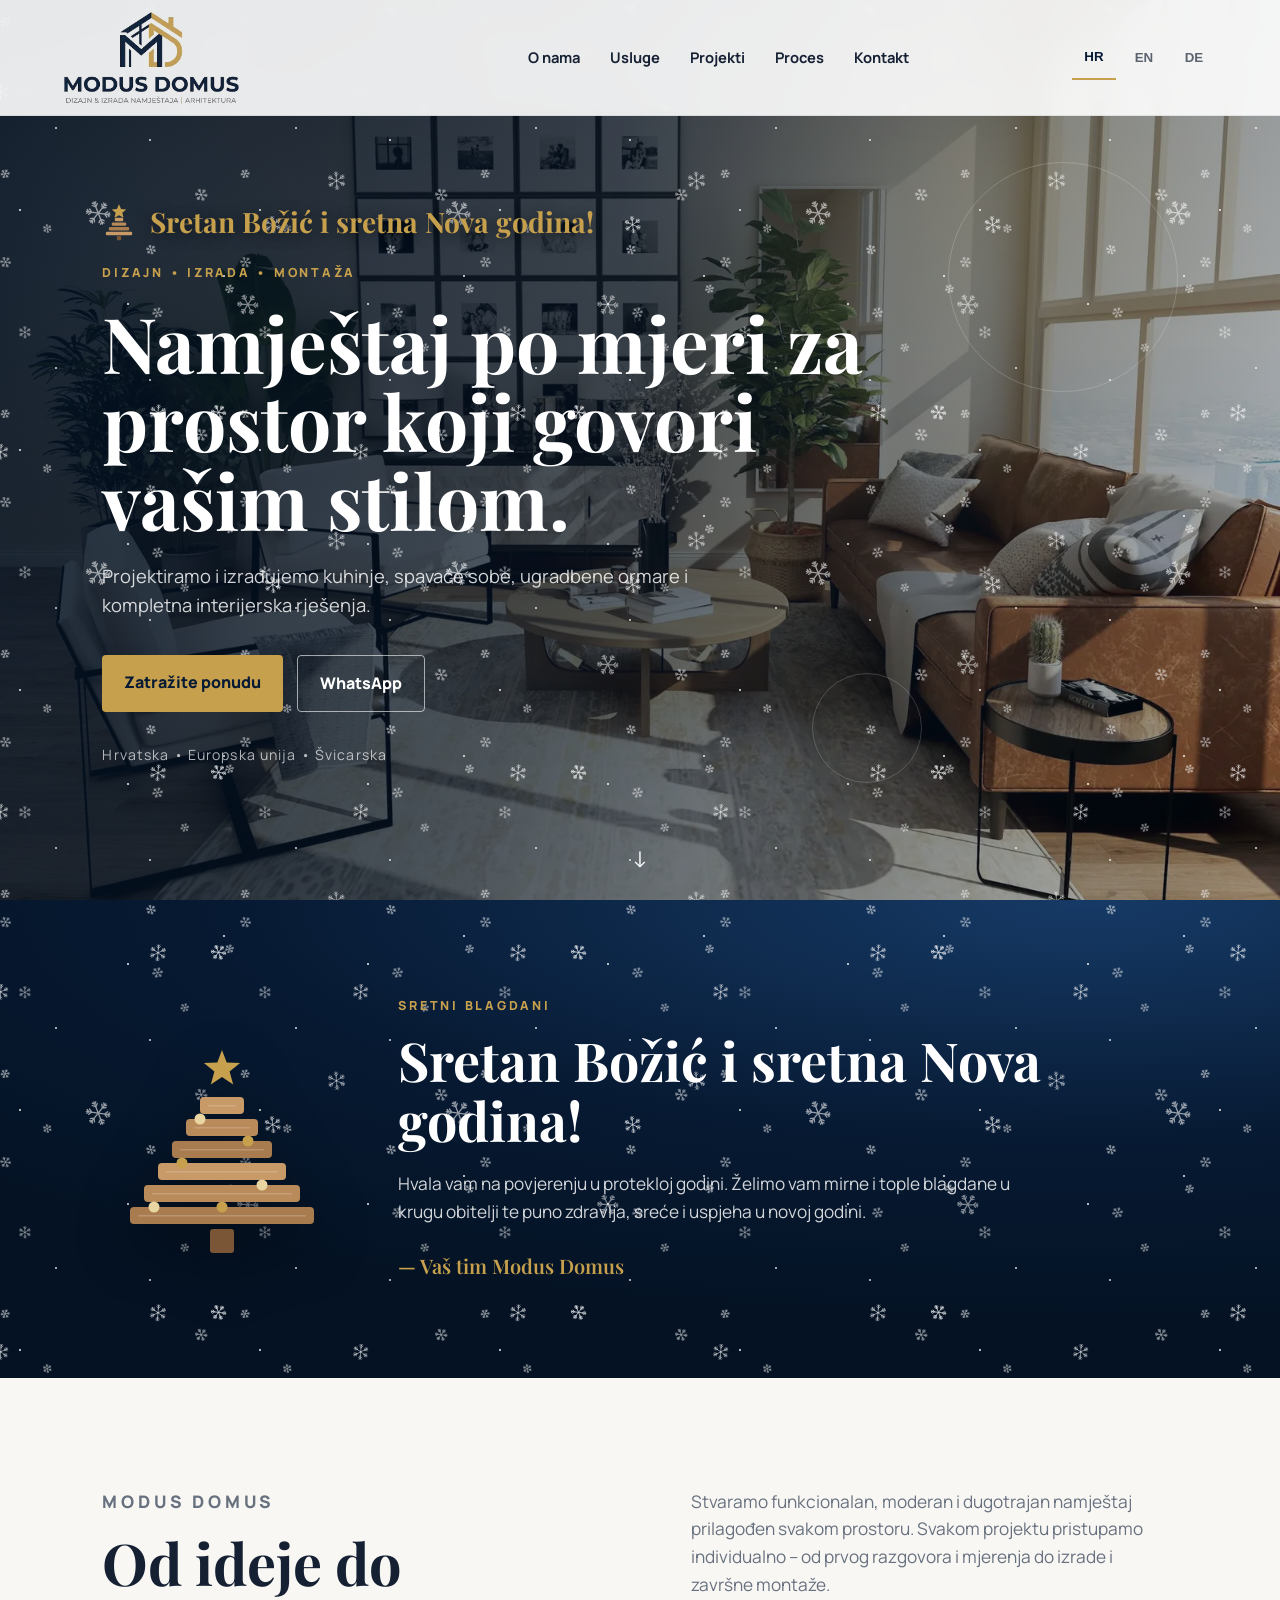
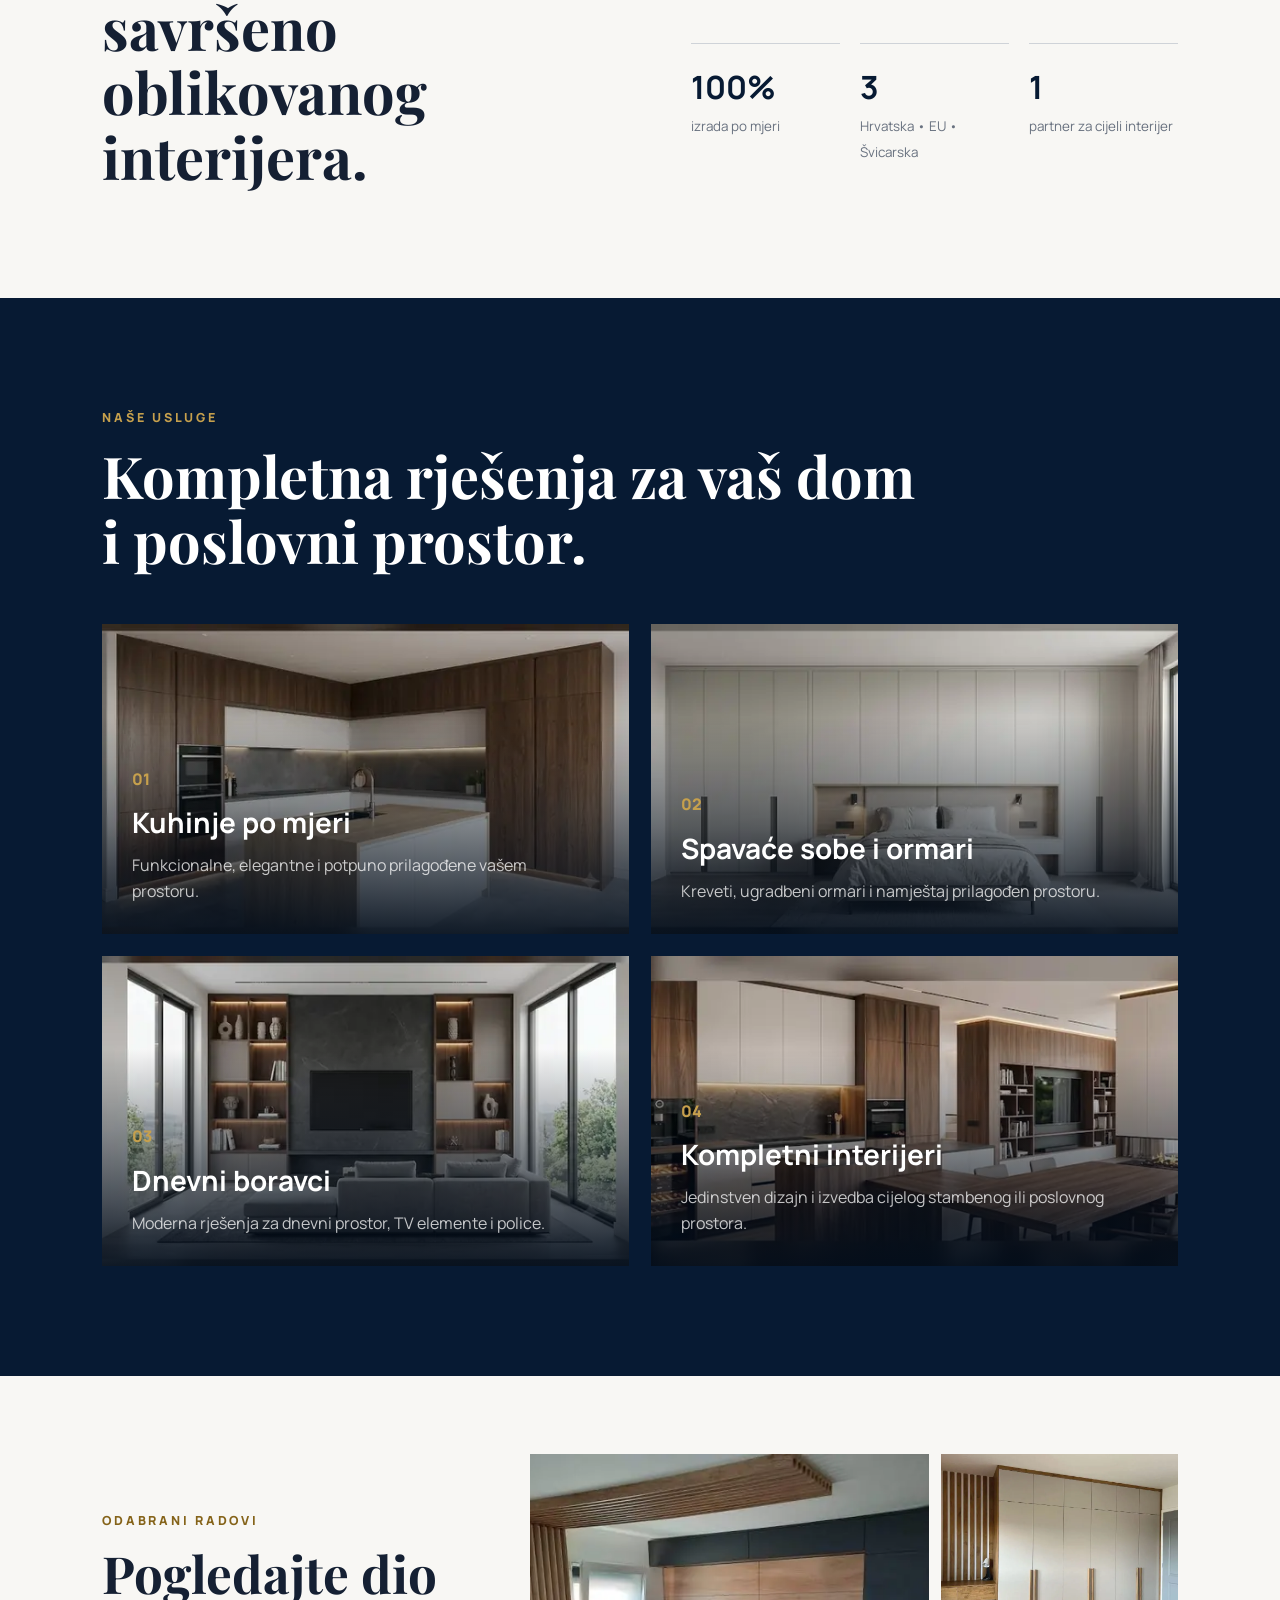
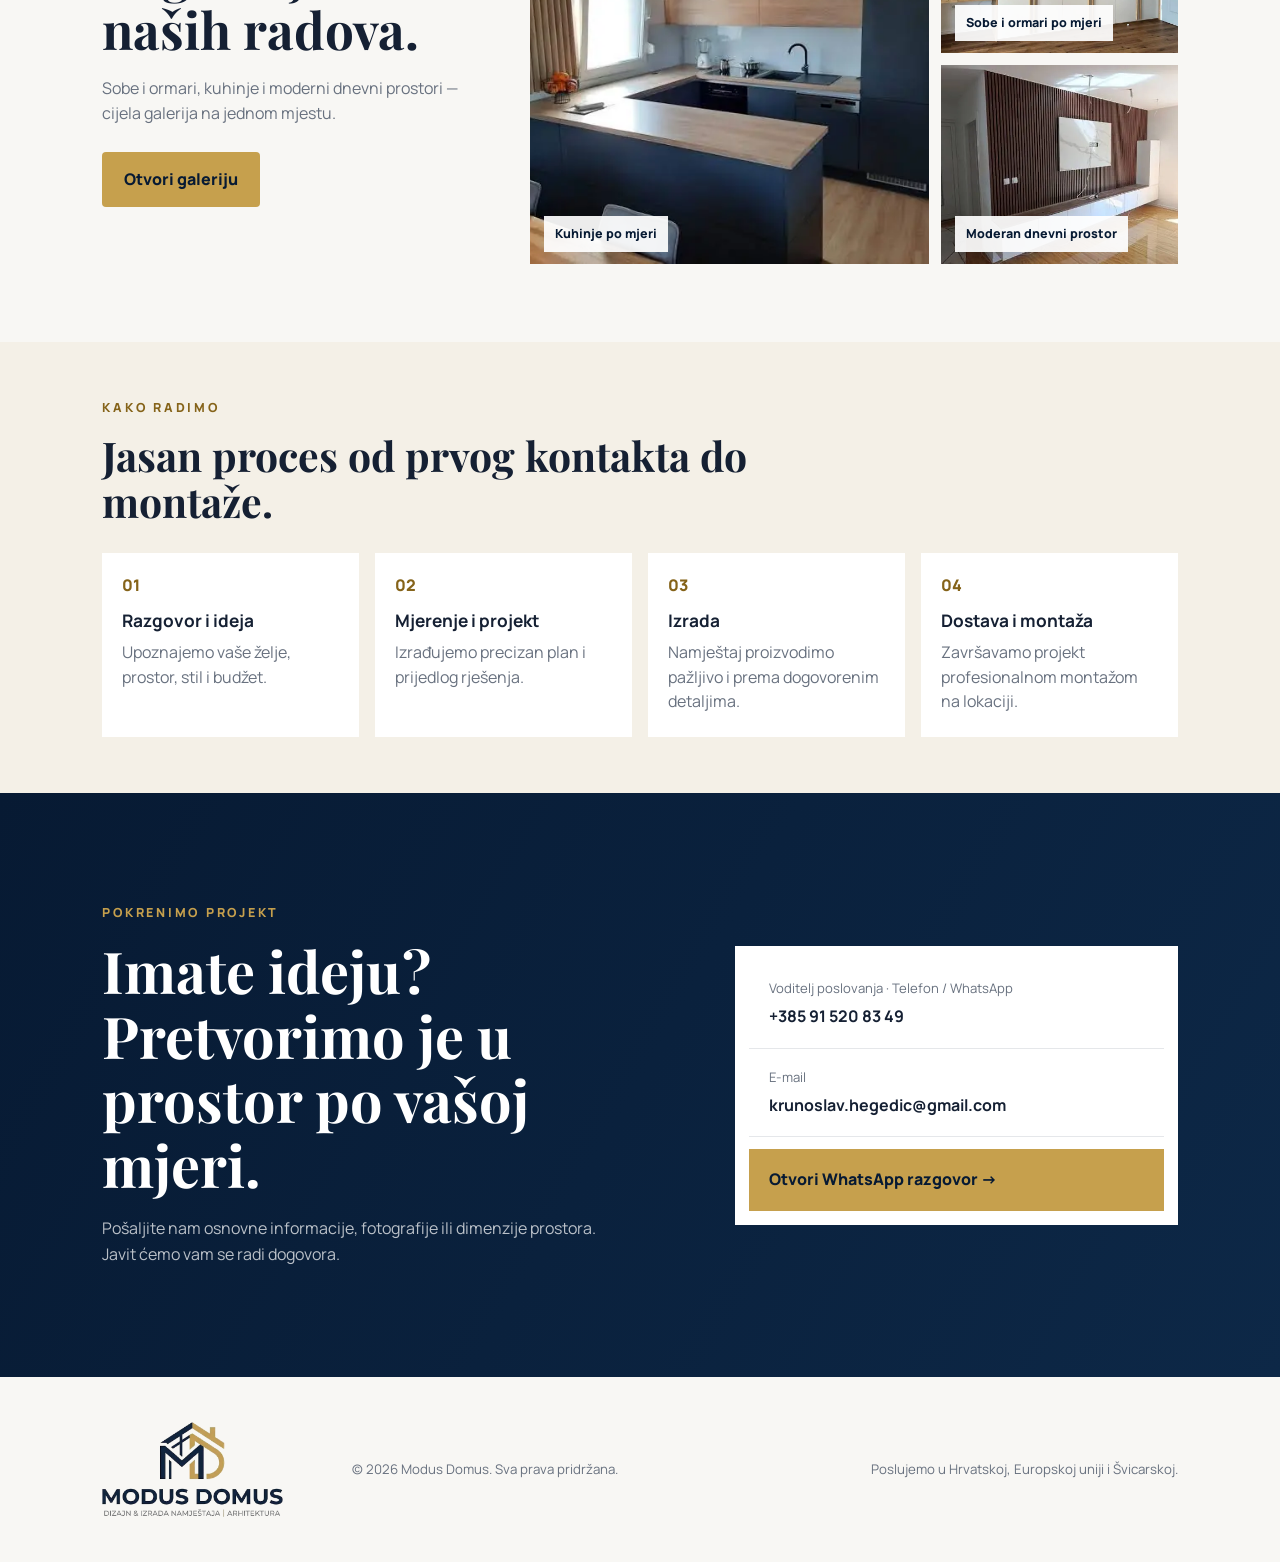
<file: index.html>
<!DOCTYPE html>
<html lang="hr">
<head>
  <meta charset="UTF-8" />
  <meta http-equiv="Content-Security-Policy" content="default-src 'self'; script-src 'self'; style-src 'self' 'unsafe-inline'; img-src 'self' data:; font-src 'self'; connect-src 'none'; object-src 'none'; base-uri 'self'; form-action 'none'">
  <meta name="viewport" content="width=device-width, initial-scale=1.0, viewport-fit=cover" />
  <meta name="theme-color" content="#ffffff" />
  <meta name="description" content="Modus Domus – dizajn i izrada namještaja po mjeri u Hrvatskoj, Europskoj uniji i Švicarskoj." />
  <title>Modus Domus | Dizajn i izrada namještaja</title>
  <link rel="icon" type="image/png" href="/favicon.png">
  <link rel="shortcut icon" href="/favicon.ico">
  <link rel="apple-touch-icon" href="/apple-touch-icon.png">
  <link rel="preload" as="image" type="image/webp" href="assets/hero-interior-1600.webp" imagesrcset="assets/hero-interior-960.webp 960w, assets/hero-interior-1600.webp 1600w, assets/hero-interior-2000.webp 2000w" imagesizes="100vw" fetchpriority="high">
  <link rel="stylesheet" href="style.css?v=20261128c" />
  <link rel="canonical" href="https://modusdomus.hr/">
  <meta name="referrer" content="strict-origin-when-cross-origin">
  <meta property="og:type" content="website">
  <meta property="og:site_name" content="Modus Domus">
  <meta property="og:title" content="Modus Domus | Dizajn i izrada namještaja">
  <meta property="og:description" content="Modus Domus – dizajn i izrada namještaja po mjeri u Hrvatskoj, Europskoj uniji i Švicarskoj.">
  <meta property="og:url" content="https://modusdomus.hr/">
  <meta property="og:locale" content="hr_HR">
  <meta property="og:image" content="https://modusdomus.hr/assets/og-modus-domus.jpg">
  <meta property="og:image:width" content="1200">
  <meta property="og:image:height" content="630">
  <meta name="twitter:card" content="summary_large_image">
  <link rel="stylesheet" href="assets/fonts/fonts.css?v=20261128c">
  <script type="application/ld+json">
  {
    "@context": "https://schema.org",
    "@type": "HomeAndConstructionBusiness",
    "name": "Modus Domus",
    "description": "Dizajn i izrada namještaja po mjeri: kuhinje, spavaće sobe, ugradbeni ormari, dnevni boravci i kompletni interijeri.",
    "url": "https://modusdomus.hr/",
    "logo": "https://modusdomus.hr/assets/logo-modus-domus.png",
    "image": "https://modusdomus.hr/assets/og-modus-domus.jpg",
    "telephone": "+385915208349",
    "email": "krunoslav.hegedic@gmail.com",
    "areaServed": [{"@type": "Country", "name": "Hrvatska"}, {"@type": "Country", "name": "Švicarska"}, "Europska unija"],
    "inLanguage": ["hr", "en", "de"]
  }
  </script>
</head>
<body>
  <a class="skip-link" href="#main-content" data-ui="skip">Preskoči na sadržaj</a>
  <header class="site-header">
    <a class="brand" href="#home" aria-label="Modus Domus početna" data-ui-label="home">
      <picture><source srcset="assets/logo-modus-domus.webp" type="image/webp"><img src="assets/logo-modus-domus-transparent.png" alt="Modus Domus logo" width="616" height="324" decoding="async" fetchpriority="high"></picture>
    </a>

    <button type="button" class="menu-toggle" aria-label="Otvori izbornik" aria-expanded="false" aria-controls="main-navigation" data-ui-label="menuOpen">☰</button>

    <nav class="main-nav" id="main-navigation" aria-label="Glavna navigacija" data-ui-label="navigation">
      <a href="#about" data-i18n="navAbout">O nama</a>
      <a href="#services" data-i18n="navServices">Usluge</a>
      <a href="#projects" data-i18n="navProjects">Projekti</a>
      <a href="#process" data-i18n="navProcess">Proces</a>
      <a href="#contact" data-i18n="navContact">Kontakt</a>
    </nav>

    <div class="language-switcher" role="group" aria-label="Odabir jezika" data-ui-label="language">
      <button type="button" class="lang active" data-lang="hr" aria-label="Hrvatski" aria-pressed="true">HR</button>
      <button type="button" class="lang" data-lang="en" aria-label="English" aria-pressed="false">EN</button>
      <button type="button" class="lang" data-lang="de" aria-label="Deutsch" aria-pressed="false">DE</button>
    </div>
  </header>

  <main id="main-content" tabindex="-1">
    <section id="home" class="hero">
      <picture class="hero-media">
        <source type="image/webp" srcset="assets/hero-interior-960.webp 960w, assets/hero-interior-1600.webp 1600w, assets/hero-interior-2000.webp 2000w" sizes="100vw">
        <img src="assets/hero-interior-1600.jpg" alt="" width="1600" height="1200" fetchpriority="high" decoding="async">
      </picture>
      <div class="hero-overlay"></div>
      <div class="floating-shape shape-one"></div>
      <div class="floating-shape shape-two"></div>
      <div class="snow" data-holiday aria-hidden="true" hidden><span class="snow-near"></span></div>

      <div class="hero-content">
        <a class="holiday-greeting" href="#praznici" data-holiday hidden><svg class="holiday-greeting-tree" viewBox="0 0 40 44" width="34" height="38" aria-hidden="true" focusable="false"><polygon points="20,1 22.4,6.6 28.5,7.2 23.9,11.2 25.3,17.1 20,14 14.7,17.1 16.1,11.2 11.5,7.2 17.6,6.6" fill="#c6a04d"/><rect x="15" y="17" width="10" height="4" rx="1.5" fill="#c79a68"/><rect x="11.5" y="22.5" width="17" height="4" rx="1.5" fill="#b98a5a"/><rect x="8" y="28" width="24" height="4" rx="1.5" fill="#a97c50"/><rect x="4.5" y="33.5" width="31" height="4" rx="1.5" fill="#c79a68"/><rect x="17.5" y="38.5" width="5" height="5" rx="1" fill="#7a5636"/></svg><span data-i18n="holidayTitle">Sretan Božić i sretna Nova godina!</span></a>
        <p class="eyebrow" data-i18n="heroEyebrow">DIZAJN • IZRADA • MONTAŽA</p>
        <h1 data-i18n="heroTitle">Namještaj po mjeri za prostor koji govori vašim stilom.</h1>
        <p class="hero-text" data-i18n="heroText">
          Projektiramo i izrađujemo kuhinje, spavaće sobe, ugradbene ormare i kompletna interijerska rješenja.
        </p>
        <div class="hero-actions">
          <a class="btn btn-primary" href="mailto:krunoslav.hegedic@gmail.com?subject=Upit%20za%20ponudu" data-i18n="offerButton">Zatražite ponudu</a>
          <a class="btn btn-secondary js-whatsapp-launch" href="https://wa.me/385915208349" data-i18n="whatsappButton">WhatsApp</a>
        </div>
        <div class="coverage" data-i18n="coverage">Hrvatska • Europska unija • Švicarska</div>
      </div>

      <a class="scroll-indicator" href="#about" aria-label="Pomakni se prema dolje" data-ui-label="scroll">↓</a>
    </section>

    <!-- Blagdanska čestitka: vidljiva samo od 28. studenoga do 6. siječnja (ili s ?praznici=1 za pregled) -->
    <section id="praznici" class="holiday" data-holiday aria-labelledby="holiday-title" hidden>
      <div class="snow" aria-hidden="true"><span class="snow-near"></span></div>
      <div class="holiday-inner">
        <svg class="holiday-art" viewBox="0 0 240 240" width="240" height="240" aria-hidden="true" focusable="false"><rect x="98" y="78" width="44" height="17" rx="4" fill="#c79a68"/><rect x="106" y="86" width="28" height="1.4" rx=".7" fill="#fff" fill-opacity=".18"/><rect x="84" y="100" width="72" height="17" rx="4" fill="#b98a5a"/><rect x="92" y="108" width="56" height="1.4" rx=".7" fill="#fff" fill-opacity=".18"/><rect x="70" y="122" width="100" height="17" rx="4" fill="#a97c50"/><rect x="78" y="130" width="84" height="1.4" rx=".7" fill="#fff" fill-opacity=".18"/><rect x="56" y="144" width="128" height="17" rx="4" fill="#c79a68"/><rect x="64" y="152" width="112" height="1.4" rx=".7" fill="#fff" fill-opacity=".18"/><rect x="42" y="166" width="156" height="17" rx="4" fill="#b98a5a"/><rect x="50" y="174" width="140" height="1.4" rx=".7" fill="#fff" fill-opacity=".18"/><rect x="28" y="188" width="184" height="17" rx="4" fill="#a97c50"/><rect x="36" y="196" width="168" height="1.4" rx=".7" fill="#fff" fill-opacity=".18"/><rect x="108" y="210" width="24" height="24" rx="3" fill="#7a5636"/><polygon points="120.0,31.0 124.7,43.5 138.1,44.1 127.6,52.5 131.2,65.4 120.0,58.0 108.8,65.4 112.4,52.5 101.9,44.1 115.3,43.5" fill="#c6a04d"/><circle cx="98" cy="100" r="5.5" fill="#e9d5a1"/><circle cx="146" cy="122" r="5.5" fill="#c6a04d"/><circle cx="80" cy="144" r="5.5" fill="#c6a04d"/><circle cx="160" cy="166" r="5.5" fill="#e9d5a1"/><circle cx="120" cy="188" r="5.5" fill="#c6a04d"/><circle cx="52" cy="188" r="5.5" fill="#e9d5a1"/></svg>
        <div class="holiday-copy">
          <p class="section-kicker" data-i18n="holidayKicker">SRETNI BLAGDANI</p>
          <h2 id="holiday-title" data-i18n="holidayTitle">Sretan Božić i sretna Nova godina!</h2>
          <p class="holiday-text" data-i18n="holidayText">Hvala vam na povjerenju u protekloj godini. Želimo vam mirne i tople blagdane u krugu obitelji te puno zdravlja, sreće i uspjeha u novoj godini.</p>
          <p class="holiday-sign" data-i18n="holidaySign">Vaš tim Modus Domus</p>
        </div>
      </div>
    </section>

    <section id="about" class="section about">
      <div>
        <p class="section-kicker" data-i18n="aboutKicker">MODUS DOMUS</p>
        <h2 data-i18n="aboutTitle">Od ideje do savršeno oblikovanog interijera.</h2>
      </div>
      <div>
        <p data-i18n="aboutText">
          Stvaramo funkcionalan, moderan i dugotrajan namještaj prilagođen svakom prostoru. Svakom projektu pristupamo individualno – od prvog razgovora i mjerenja do izrade i završne montaže.
        </p>
        <div class="stats">
          <div><strong>100%</strong><span data-i18n="statCustom">izrada po mjeri</span></div>
          <div><strong>3</strong><span data-i18n="statMarkets">Hrvatska • EU • Švicarska</span></div>
          <div><strong>1</strong><span data-i18n="statPartner">partner za cijeli interijer</span></div>
        </div>
      </div>
    </section>

    <section id="services" class="section dark-section">
      <div class="section-heading">
        <p class="section-kicker" data-i18n="servicesKicker">NAŠE USLUGE</p>
        <h2 data-i18n="servicesTitle">Kompletna rješenja za vaš dom i poslovni prostor.</h2>
      </div>

      <div class="service-grid">
        <article class="service-card image-kitchen">
          <picture class="card-media">
            <source type="image/webp" srcset="assets/services/kuhinje-900.webp 900w, assets/services/kuhinje-1800.webp 1800w" sizes="(max-width: 700px) 100vw, 50vw">
            <img src="assets/services/kuhinje-1200.jpg" alt="" width="1200" height="450" loading="lazy" decoding="async">
          </picture>
          <div>
            <span>01</span>
            <h3 data-i18n="serviceKitchen">Kuhinje po mjeri</h3>
            <p data-i18n="serviceKitchenText">Funkcionalne, elegantne i potpuno prilagođene vašem prostoru.</p>
          </div>
        </article>

        <article class="service-card image-bedroom">
          <picture class="card-media">
            <source type="image/webp" srcset="assets/services/spavace-sobe-ormari-900.webp 900w, assets/services/spavace-sobe-ormari-1800.webp 1800w" sizes="(max-width: 700px) 100vw, 50vw">
            <img src="assets/services/spavace-sobe-ormari-1200.jpg" alt="" width="1200" height="450" loading="lazy" decoding="async">
          </picture>
          <div>
            <span>02</span>
            <h3 data-i18n="serviceBedroom">Spavaće sobe i ormari</h3>
            <p data-i18n="serviceBedroomText">Kreveti, ugradbeni ormari i namještaj prilagođen prostoru.</p>
          </div>
        </article>

        <article class="service-card image-living">
          <picture class="card-media">
            <source type="image/webp" srcset="assets/services/dnevni-boravci-900.webp 900w, assets/services/dnevni-boravci-1800.webp 1800w" sizes="(max-width: 700px) 100vw, 50vw">
            <img src="assets/services/dnevni-boravci-1200.jpg" alt="" width="1200" height="450" loading="lazy" decoding="async">
          </picture>
          <div>
            <span>03</span>
            <h3 data-i18n="serviceLiving">Dnevni boravci</h3>
            <p data-i18n="serviceLivingText">Moderna rješenja za dnevni prostor, TV elemente i police.</p>
          </div>
        </article>

        <article class="service-card image-interior">
          <picture class="card-media">
            <source type="image/webp" srcset="assets/services/kompletni-interijeri-900.webp 900w, assets/services/kompletni-interijeri-1800.webp 1800w" sizes="(max-width: 700px) 100vw, 50vw">
            <img src="assets/services/kompletni-interijeri-1200.jpg" alt="" width="1200" height="450" loading="lazy" decoding="async">
          </picture>
          <div>
            <span>04</span>
            <h3 data-i18n="serviceInterior">Kompletni interijeri</h3>
            <p data-i18n="serviceInteriorText">Jedinstven dizajn i izvedba cijelog stambenog ili poslovnog prostora.</p>
          </div>
        </article>
      </div>
    </section>

    <section id="projects" class="section gallery-teaser">
      <div class="gallery-teaser-copy">
        <p class="section-kicker" data-i18n="projectsKicker">ODABRANI RADOVI</p>
        <h2 data-i18n="projectsTitle">Pogledajte dio naših radova.</h2>
        <p data-i18n="galleryTeaserText">Sobe i ormari, kuhinje i moderni dnevni prostori — cijela galerija na jednom mjestu.</p>
        <a class="btn gallery-button" href="galerija.html" data-i18n="galleryButton">Otvori galeriju</a>
      </div>
      <div class="gallery-preview">
        <a class="preview-card preview-large" href="galerija.html#kuhinje" aria-label="Otvori galeriju kuhinja" data-ui-label="kitchens">
          <figure>
            <picture><source srcset="assets/gallery/kuhinja-3.webp" type="image/webp"><img src="assets/gallery/kuhinja-3.jpg" alt="Kuhinja po mjeri" loading="lazy" width="627" height="489" decoding="async"></picture>
            <figcaption data-i18n="galleryKitchens">Kuhinje po mjeri</figcaption>
          </figure>
        </a>
        <a class="preview-card" href="galerija.html#sobe" aria-label="Otvori galeriju soba i ormara" data-ui-label="rooms">
          <figure>
            <picture><source srcset="assets/gallery/sobe-4.webp" type="image/webp"><img src="assets/gallery/sobe-4.jpg" alt="Sobe i ormari po mjeri" loading="lazy" width="1100" height="733" decoding="async"></picture>
            <figcaption data-i18n="galleryRooms">Sobe i ormari po mjeri</figcaption>
          </figure>
        </a>
        <a class="preview-card" href="galerija.html#dnevni" aria-label="Otvori galeriju dnevnih prostora" data-ui-label="living">
          <figure>
            <picture><source srcset="assets/gallery/dnevni-1.webp" type="image/webp"><img src="assets/gallery/dnevni-1.jpg" alt="Moderan dnevni prostor" loading="lazy" width="515" height="388" decoding="async"></picture>
            <figcaption data-i18n="galleryLiving">Moderan dnevni prostor</figcaption>
          </figure>
        </a>
      </div>
    </section>

    <section id="process" class="section process">
      <div class="section-heading">
        <p class="section-kicker" data-i18n="processKicker">KAKO RADIMO</p>
        <h2 data-i18n="processTitle">Jasan proces od prvog kontakta do montaže.</h2>
      </div>
      <div class="process-grid">
        <div><span>01</span><h3 data-i18n="stepOne">Razgovor i ideja</h3><p data-i18n="stepOneText">Upoznajemo vaše želje, prostor, stil i budžet.</p></div>
        <div><span>02</span><h3 data-i18n="stepTwo">Mjerenje i projekt</h3><p data-i18n="stepTwoText">Izrađujemo precizan plan i prijedlog rješenja.</p></div>
        <div><span>03</span><h3 data-i18n="stepThree">Izrada</h3><p data-i18n="stepThreeText">Namještaj proizvodimo pažljivo i prema dogovorenim detaljima.</p></div>
        <div><span>04</span><h3 data-i18n="stepFour">Dostava i montaža</h3><p data-i18n="stepFourText">Završavamo projekt profesionalnom montažom na lokaciji.</p></div>
      </div>
    </section>

    <section id="contact" class="contact-section">
      <div class="contact-copy">
        <p class="section-kicker" data-i18n="contactKicker">POKRENIMO PROJEKT</p>
        <h2 data-i18n="contactTitle">Imate ideju? Pretvorimo je u prostor po vašoj mjeri.</h2>
        <p data-i18n="contactText">Pošaljite nam osnovne informacije, fotografije ili dimenzije prostora. Javit ćemo vam se radi dogovora.</p>
      </div>

      <div class="contact-card">
        <a class="contact-item contact-phone-row" href="tel:+385915208349">
          <span data-i18n="phoneLabel">Voditelj poslovanja · Telefon / WhatsApp</span>
          <strong>+385 91 520 83 49</strong>
        </a>

        <a class="contact-item" href="mailto:krunoslav.hegedic@gmail.com">
          <span data-i18n="emailLabel">E-mail</span>
          <strong>krunoslav.hegedic<wbr>@gmail.com</strong>
        </a>

        <a class="contact-cta js-whatsapp-launch" href="https://wa.me/385915208349" data-i18n="openWhatsapp">Otvori WhatsApp razgovor →</a>
      </div>
    </section>
  </main>

  <footer>
    <picture><source srcset="assets/logo-modus-domus.webp" type="image/webp"><img src="assets/logo-modus-domus-transparent.png" alt="Modus Domus" width="616" height="324" decoding="async" loading="lazy"></picture>
    <p>© <span id="year"></span> Modus Domus. <span data-i18n="rights">Sva prava pridržana.</span></p>
    <p data-i18n="footerCoverage">Poslujemo u Hrvatskoj, Europskoj uniji i Švicarskoj.</p>
  </footer>

  <a class="floating-whatsapp js-whatsapp-launch" data-floating-whatsapp href="https://wa.me/385915208349" aria-label="WhatsApp">
    <svg viewBox="0 0 32 32" aria-hidden="true" focusable="false">
      <path fill="currentColor" d="M19.11 17.21c-.26-.13-1.53-.75-1.77-.84-.24-.09-.41-.13-.59.13-.17.26-.67.84-.82 1.01-.15.17-.3.2-.56.07-.26-.13-1.08-.4-2.06-1.27-.76-.68-1.28-1.52-1.43-1.78-.15-.26-.02-.4.11-.53.12-.12.26-.3.39-.45.13-.15.17-.26.26-.43.09-.17.04-.32-.02-.45-.07-.13-.59-1.42-.8-1.94-.21-.51-.43-.44-.59-.45h-.5c-.17 0-.45.07-.69.32-.24.26-.91.89-.91 2.17s.93 2.52 1.06 2.69c.13.17 1.83 2.79 4.43 3.91.62.27 1.1.43 1.48.55.62.2 1.18.17 1.62.1.49-.07 1.53-.62 1.75-1.22.22-.6.22-1.11.15-1.22-.06-.11-.24-.17-.5-.3Z"/>
      <path fill="currentColor" d="M16.04 3.2A12.62 12.62 0 0 0 5.2 22.3L3.5 28.8l6.66-1.75A12.62 12.62 0 1 0 16.04 3.2Zm0 22.94c-1.99 0-3.93-.54-5.62-1.57l-.4-.24-3.95 1.04 1.05-3.85-.26-.4a10.31 10.31 0 1 1 9.18 5.02Z"/>
    </svg>
  </a>

  <script src="site-common.js?v=20261128c"></script>
  <script src="script.js?v=20261128c"></script>
</body>
</html>
</file>
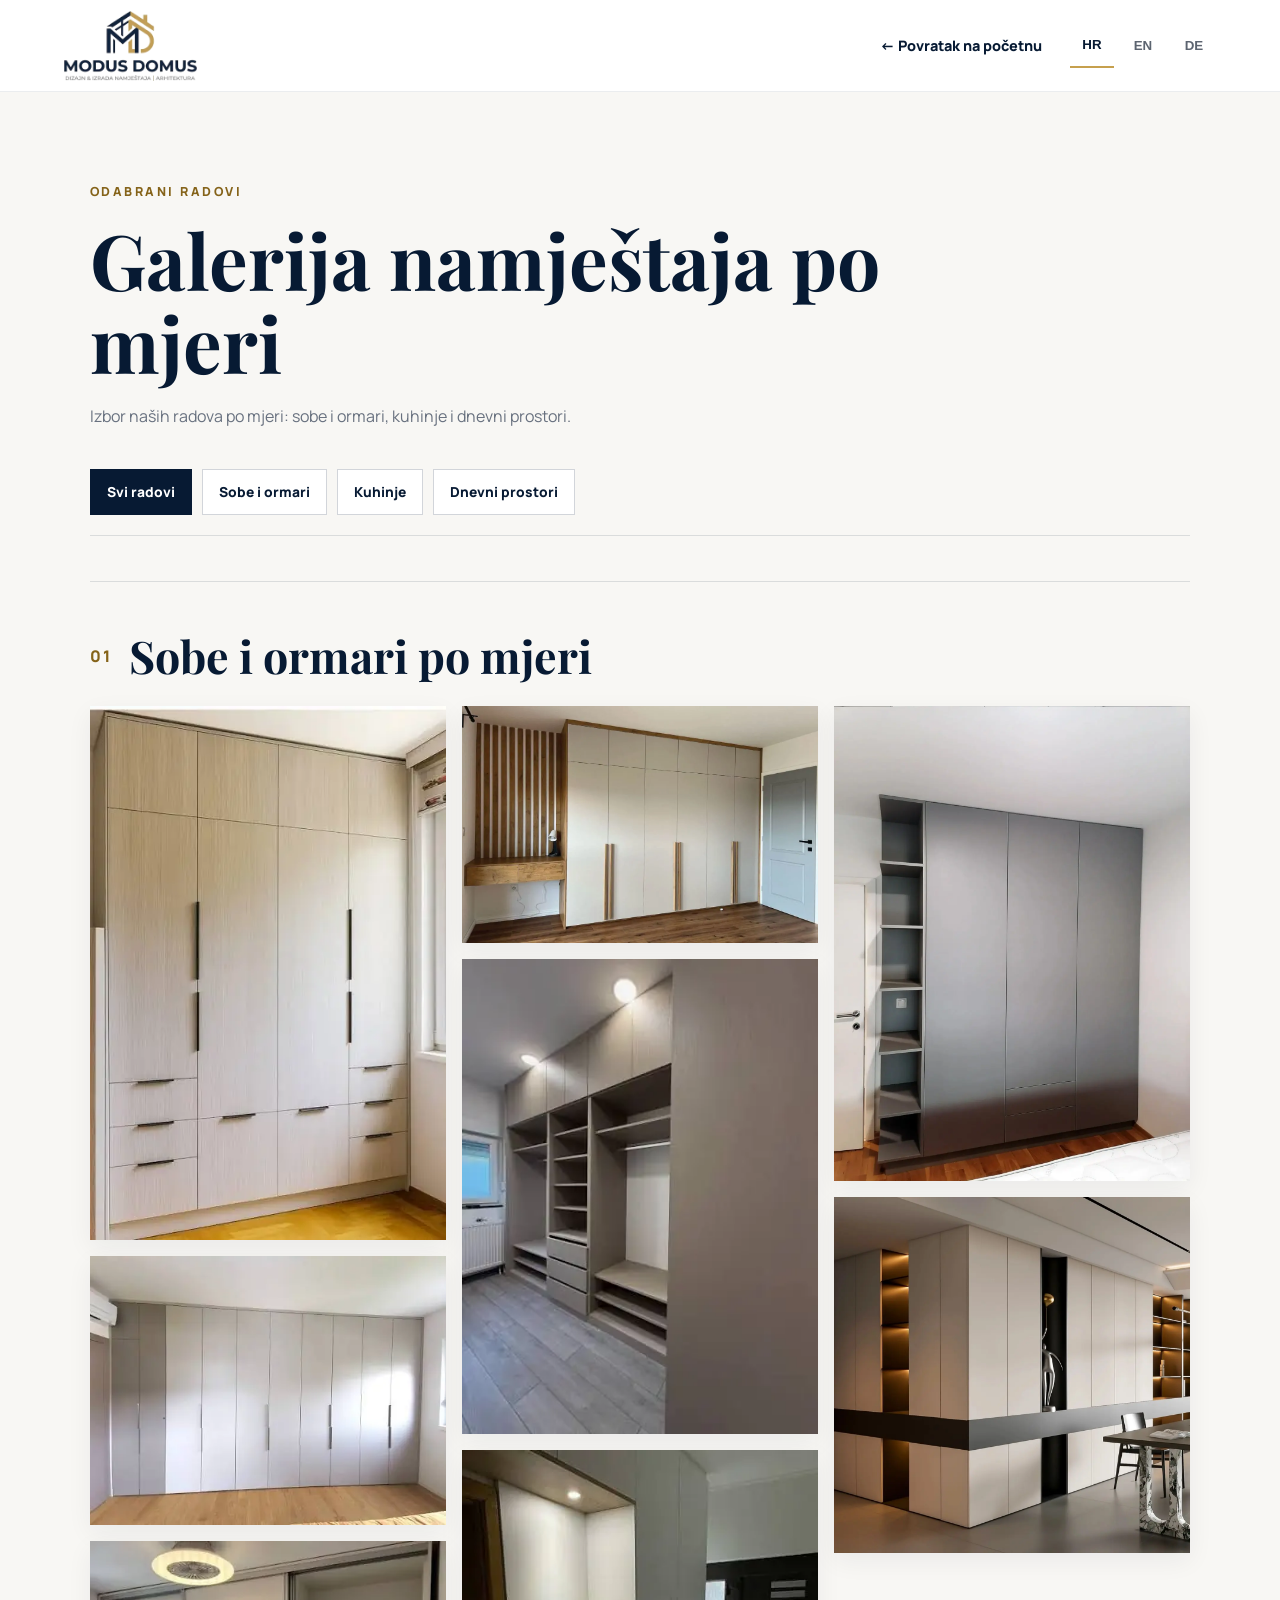
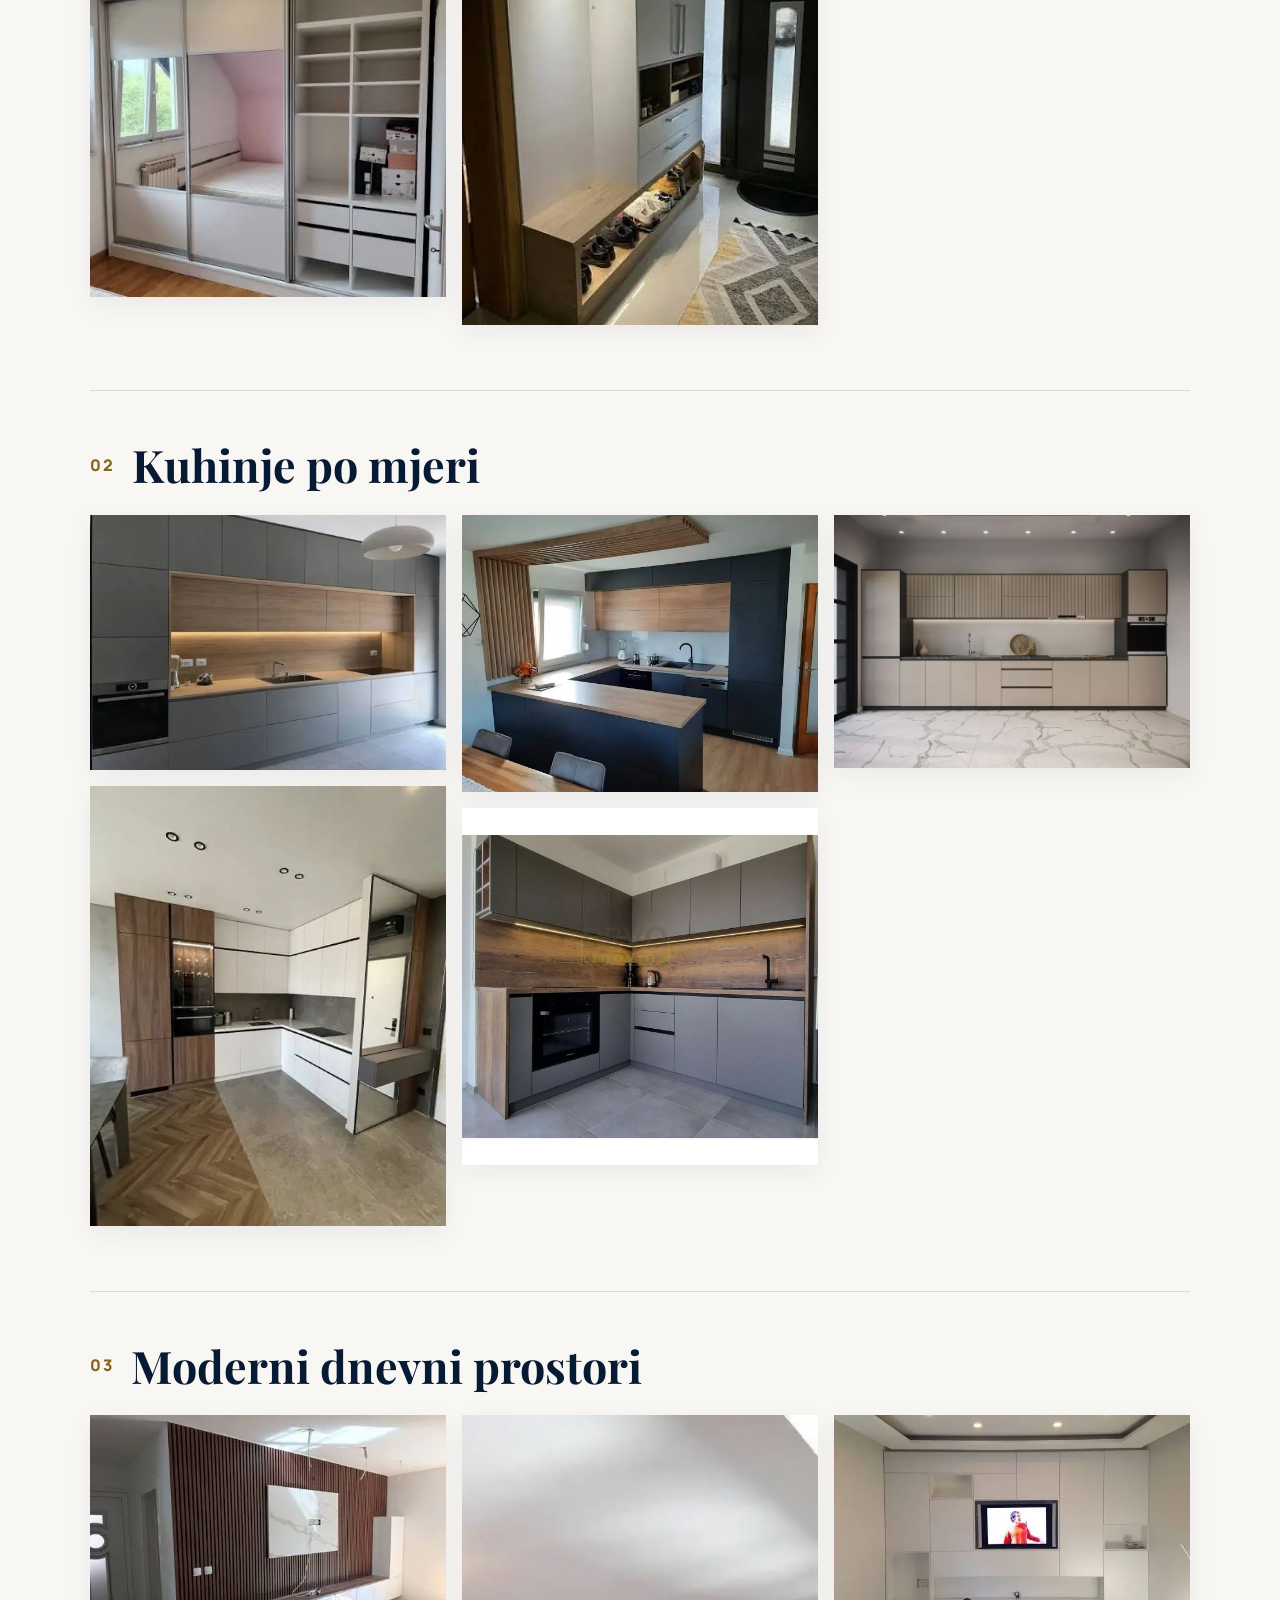
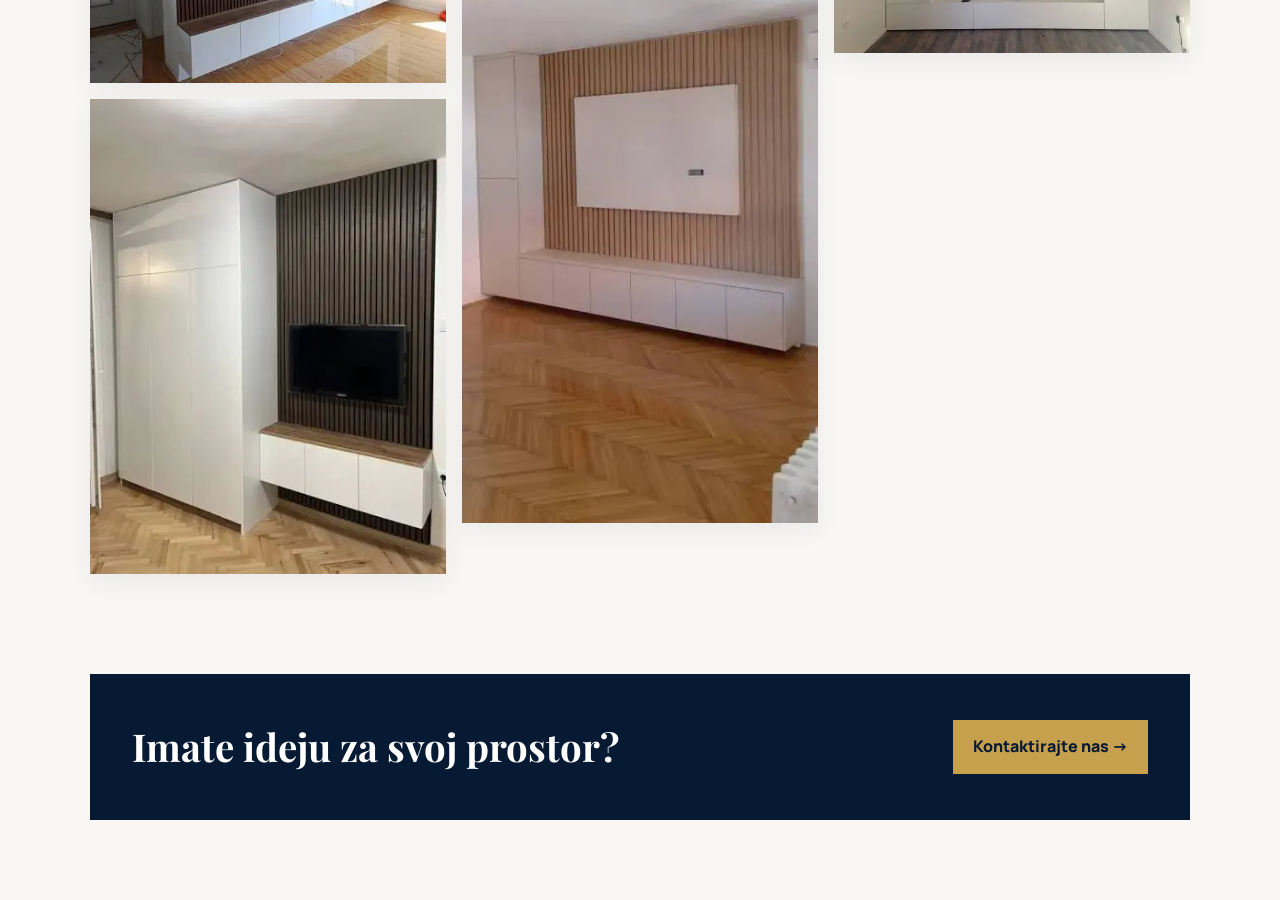
<file: galerija.html>
<!DOCTYPE html>
<html lang="hr">
<head>
  <meta charset="UTF-8">
  <meta http-equiv="Content-Security-Policy" content="default-src 'self'; script-src 'self'; style-src 'self' 'unsafe-inline'; img-src 'self' data:; font-src 'self'; connect-src 'none'; object-src 'none'; base-uri 'self'; form-action 'none'">
  <meta name="viewport" content="width=device-width, initial-scale=1.0, viewport-fit=cover">
  <meta name="theme-color" content="#ffffff">
  <meta name="description" content="Galerija radova Modus Domus – sobe i ormari, kuhinje i moderni dnevni prostori.">
  <title>Galerija | Modus Domus</title>
  <link rel="stylesheet" href="gallery.css?v=20261122">
  <link rel="canonical" href="https://modusdomus.hr/galerija.html">
  <meta name="referrer" content="strict-origin-when-cross-origin">
  <meta property="og:type" content="website">
  <meta property="og:site_name" content="Modus Domus">
  <meta property="og:title" content="Galerija | Modus Domus">
  <meta property="og:description" content="Galerija radova Modus Domus – sobe i ormari, kuhinje i moderni dnevni prostori.">
  <meta property="og:url" content="https://modusdomus.hr/galerija.html">
  <meta property="og:locale" content="hr_HR">
  <meta property="og:image" content="https://modusdomus.hr/assets/og-modus-domus.jpg">
  <meta property="og:image:width" content="1200">
  <meta property="og:image:height" content="630">
  <meta name="twitter:card" content="summary_large_image">
  <link rel="icon" type="image/png" href="/favicon.png">
  <link rel="shortcut icon" href="/favicon.ico">
  <link rel="apple-touch-icon" href="/apple-touch-icon.png">
  <link rel="stylesheet" href="assets/fonts/fonts.css?v=20261122">
</head>
<body>
  <a class="skip-link" href="#main-content" data-ui="skip">Preskoči na sadržaj</a>
  <header class="gallery-header">
    <a href="./" class="gallery-brand"><picture><source srcset="assets/logo-modus-domus.webp" type="image/webp"><img src="assets/logo-modus-domus-transparent.png" alt="Modus Domus" width="616" height="324" decoding="async"></picture></a>
    <a class="back-link" href="./#projects" data-g18n="back">← Povratak na početnu</a>
    <div class="gallery-languages" role="group" aria-label="Odabir jezika" data-ui-label="language">
      <button type="button" class="gallery-lang active" data-lang="hr" aria-label="Hrvatski" aria-pressed="true">HR</button>
      <button type="button" class="gallery-lang" data-lang="en" aria-label="English" aria-pressed="false">EN</button>
      <button type="button" class="gallery-lang" data-lang="de" aria-label="Deutsch" aria-pressed="false">DE</button>
    </div>
  </header>

  <main id="main-content" tabindex="-1">
    <section class="gallery-hero">
      <p class="gallery-kicker" data-g18n="kicker">ODABRANI RADOVI</p>
      <h1 data-g18n="title">Galerija namještaja po mjeri</h1>
      <p data-g18n="intro">Izbor naših radova po mjeri: sobe i ormari, kuhinje i dnevni prostori.</p>
    </section>

    <nav class="gallery-filter" aria-label="Kategorije galerije" data-ui-label="categories">
      <button type="button" class="gallery-filter-button active" data-filter="all" aria-pressed="true" data-g18n="filterAll">Svi radovi</button>
      <button type="button" class="gallery-filter-button" data-filter="sobe" aria-pressed="false" data-g18n="filterRooms">Sobe i ormari</button>
      <button type="button" class="gallery-filter-button" data-filter="kuhinje" aria-pressed="false" data-g18n="filterKitchens">Kuhinje</button>
      <button type="button" class="gallery-filter-button" data-filter="dnevni" aria-pressed="false" data-g18n="filterLiving">Dnevni prostori</button>
    </nav>

    <section id="sobe" class="gallery-section" data-category="sobe">
      <div class="gallery-section-head">
        <span>01</span>
        <h2 data-g18n="rooms">Sobe i ormari po mjeri</h2>
      </div>
      <div class="masonry">
        <button type="button" class="gallery-photo" data-full="assets/gallery/sobe-1.jpg"><picture><source srcset="assets/gallery/sobe-1.webp" type="image/webp"><img src="assets/gallery/sobe-1.jpg" alt="Ormar po mjeri" width="452" height="678" decoding="async" loading="lazy"></picture></button>
        <button type="button" class="gallery-photo" data-full="assets/gallery/sobe-2.jpg"><picture><source srcset="assets/gallery/sobe-2.webp" type="image/webp"><img src="assets/gallery/sobe-2.jpg" alt="Ugradbeni ormar" width="515" height="388" decoding="async" loading="lazy"></picture></button>
        <button type="button" class="gallery-photo" data-full="assets/gallery/sobe-3.jpg"><picture><source srcset="assets/gallery/sobe-3.webp" type="image/webp"><img src="assets/gallery/sobe-3.jpg" alt="Klizni ormar" width="447" height="447" decoding="async" loading="lazy"></picture></button>
        <button type="button" class="gallery-photo" data-full="assets/gallery/sobe-4.jpg"><picture><source srcset="assets/gallery/sobe-4.webp" type="image/webp"><img src="assets/gallery/sobe-4.jpg" alt="Soba i ormar po mjeri" width="1100" height="733" decoding="async" loading="lazy"></picture></button>
        <button type="button" class="gallery-photo" data-full="assets/gallery/sobe-6.jpg"><picture><source srcset="assets/gallery/sobe-6.webp" type="image/webp"><img src="assets/gallery/sobe-6.jpg" alt="Unutrašnjost garderobnog ormara" width="387" height="516" decoding="async" loading="lazy"></picture></button>
        <button type="button" class="gallery-photo" data-full="assets/gallery/sobe-7.jpg"><picture><source srcset="assets/gallery/sobe-7.webp" type="image/webp"><img src="assets/gallery/sobe-7.jpg" alt="Ormar i ormarić za ulazni prostor" width="387" height="516" decoding="async" loading="lazy"></picture></button>
        <button type="button" class="gallery-photo" data-full="assets/gallery/sobe-8.jpg"><picture><source srcset="assets/gallery/sobe-8.webp" type="image/webp"><img src="assets/gallery/sobe-8.jpg" alt="Ugradbeni ormar u spavaćoj sobi" width="1200" height="1600" decoding="async" loading="lazy"></picture></button>
        <button type="button" class="gallery-photo" data-full="assets/gallery/sobe-9.jpg"><picture><source srcset="assets/gallery/sobe-9.webp" type="image/webp"><img src="assets/gallery/sobe-9.jpg" alt="Moderan ormar po mjeri" width="1200" height="1200" decoding="async" loading="lazy"></picture></button>
      </div>
    </section>

    <section id="kuhinje" class="gallery-section" data-category="kuhinje">
      <div class="gallery-section-head">
        <span>02</span>
        <h2 data-g18n="kitchens">Kuhinje po mjeri</h2>
      </div>
      <div class="masonry">
        <button type="button" class="gallery-photo" data-full="assets/gallery/kuhinja-1.jpg"><picture><source srcset="assets/gallery/kuhinja-1.webp" type="image/webp"><img src="assets/gallery/kuhinja-1.jpg" alt="Moderna kuhinja" width="528" height="378" decoding="async" loading="lazy"></picture></button>
        <button type="button" class="gallery-photo" data-full="assets/gallery/kuhinja-2.jpg"><picture><source srcset="assets/gallery/kuhinja-2.webp" type="image/webp"><img src="assets/gallery/kuhinja-2.jpg" alt="Kutna kuhinja" width="498" height="615" decoding="async" loading="lazy"></picture></button>
        <button type="button" class="gallery-photo" data-full="assets/gallery/kuhinja-3.jpg"><picture><source srcset="assets/gallery/kuhinja-3.webp" type="image/webp"><img src="assets/gallery/kuhinja-3.jpg" alt="Kuhinja s poluotokom" width="627" height="489" decoding="async" loading="lazy"></picture></button>
        <button type="button" class="gallery-photo" data-full="assets/gallery/kuhinja-4.jpg"><picture><source srcset="assets/gallery/kuhinja-4.webp" type="image/webp"><img src="assets/gallery/kuhinja-4.jpg" alt="Kompaktna kuhinja" width="1200" height="1200" decoding="async" loading="lazy"></picture></button>
        <button type="button" class="gallery-photo" data-full="assets/gallery/kuhinja-5.jpg"><picture><source srcset="assets/gallery/kuhinja-5.webp" type="image/webp"><img src="assets/gallery/kuhinja-5.jpg" alt="Linearna kuhinja po mjeri" width="800" height="570" decoding="async" loading="lazy"></picture></button>
      </div>
    </section>

    <section id="dnevni" class="gallery-section" data-category="dnevni">
      <div class="gallery-section-head">
        <span>03</span>
        <h2 data-g18n="living">Moderni dnevni prostori</h2>
      </div>
      <div class="masonry">
        <button type="button" class="gallery-photo" data-full="assets/gallery/dnevni-1.jpg"><picture><source srcset="assets/gallery/dnevni-1.webp" type="image/webp"><img src="assets/gallery/dnevni-1.jpg" alt="Moderan TV zid" width="515" height="388" decoding="async" loading="lazy"></picture></button>
        <button type="button" class="gallery-photo" data-full="assets/gallery/dnevni-2.jpg"><picture><source srcset="assets/gallery/dnevni-2.webp" type="image/webp"><img src="assets/gallery/dnevni-2.jpg" alt="TV element po mjeri" width="387" height="516" decoding="async" loading="lazy"></picture></button>
        <button type="button" class="gallery-photo" data-full="assets/gallery/dnevni-3.jpg"><picture><source srcset="assets/gallery/dnevni-3.webp" type="image/webp"><img src="assets/gallery/dnevni-3.jpg" alt="Dnevni prostor s drvenim detaljima" width="373" height="741" decoding="async" loading="lazy"></picture></button>
        <button type="button" class="gallery-photo" data-full="assets/gallery/dnevni-5.jpg"><picture><source srcset="assets/gallery/dnevni-5.webp" type="image/webp"><img src="assets/gallery/dnevni-5.jpg" alt="Zidni element za dnevni boravak" width="678" height="452" decoding="async" loading="lazy"></picture></button>
      </div>
    </section>

    <section class="gallery-contact">
      <h2 data-g18n="ctaTitle">Imate ideju za svoj prostor?</h2>
      <a href="./#contact" data-g18n="cta">Kontaktirajte nas →</a>
    </section>
  </main>

  <dialog class="gallery-lightbox" id="galleryLightbox" aria-label="Povećani prikaz projekta" data-ui-label="imageDialog">
    <button class="gallery-lightbox-close" type="button" aria-label="Zatvori" data-ui-label="close" autofocus>×</button>
    <img alt="Povećani prikaz projekta">
  </dialog>

  <script src="site-common.js?v=20261122"></script>
  <script src="gallery.js?v=20261122"></script>
</body>
</html>
</file>
<file: style.css>
*{box-sizing:border-box;margin:0;padding:0}
:root{
  --navy:#071a33;
  --navy-soft:#0d2847;
  --gold:#c6a04d;
  --gold-text:#856319;
  --cream:#f4f0e7;
  --white:#fff;
  --text:#152033;
  --muted:#68717f;
}
html{scroll-behavior:smooth;-webkit-text-size-adjust:100%;text-size-adjust:100%}
body{
  font-family:"Manrope",sans-serif;
  color:var(--text);
  background:#f8f7f4;
  line-height:1.6;
}
a{text-decoration:none;color:inherit}
img{display:block;max-width:100%}
.site-header{
  position:fixed;
  inset:0 0 auto 0;
  height:116px;
  padding:12px 5vw;
  display:flex;
  align-items:center;
  justify-content:space-between;
  gap:28px;
  z-index:1000;
  background:rgba(255,255,255,.9);
  backdrop-filter:blur(16px);
  border-bottom:1px solid rgba(7,26,51,.08);
}
.brand{display:flex;align-items:center;min-width:300px}
.brand img{width:300px;height:92px;object-fit:contain;object-position:left center}
.main-nav{display:flex;gap:30px;font-weight:700;font-size:.92rem}
.main-nav a{position:relative;padding:6px 0}
.main-nav a::after{content:"";position:absolute;left:0;bottom:-2px;width:0;height:2px;background:var(--gold);transition:.3s}
.main-nav a:hover::after{width:100%}
.language-switcher{display:flex;gap:6px}
.lang{border:0;background:transparent;padding:6px 7px;cursor:pointer;font-weight:800;color:#5c6470}
.lang.active{color:var(--navy);border-bottom:2px solid var(--gold)}
.menu-toggle{display:none;border:0;background:none;font-size:1.5rem}

.hero{
  min-height:100vh;
  position:relative;
  display:flex;
  align-items:center;
  padding:150px 8vw 80px;
  overflow:hidden;
  background:var(--navy);
}
.hero::before{
  content:"";position:absolute;inset:0;pointer-events:none;
  z-index:1;
  background:linear-gradient(110deg,rgba(4,18,35,.92) 0%,rgba(4,18,35,.70) 48%,rgba(4,18,35,.25) 100%);
}
.hero-media,.hero-media img{position:absolute;inset:0;width:100%;height:100%}
.hero-media img{object-fit:cover;object-position:center}
.hero-overlay{
  position:absolute;inset:0;z-index:1;
  background:radial-gradient(circle at 80% 20%,rgba(198,160,77,.20),transparent 32%);
}
.floating-shape{position:absolute;z-index:1;border:1px solid rgba(255,255,255,.18);border-radius:50%;animation:float 9s ease-in-out infinite}
.shape-one{width:230px;height:230px;right:8%;top:18%}
.shape-two{width:110px;height:110px;right:28%;bottom:13%;animation-delay:-4s}
@keyframes float{50%{transform:translateY(-22px) translateX(10px)}}
.hero-content{position:relative;z-index:2;max-width:820px;color:white}
.eyebrow,.section-kicker{letter-spacing:.22em;font-size:.78rem;font-weight:800;color:var(--gold-text)}
.hero h1{
  font-family:"Playfair Display",serif;
  font-size:clamp(3rem,6vw,6rem);
  line-height:1.02;
  margin:20px 0 24px;
  max-width:1000px;
}
.hero-text{font-size:1.15rem;max-width:670px;color:rgba(255,255,255,.82)}
.hero-actions{display:flex;gap:14px;margin-top:34px;flex-wrap:wrap}
.btn{padding:15px 22px;border-radius:4px;font-weight:800;transition:.25s}
.btn-primary{background:var(--gold);color:var(--navy)}
.btn-secondary{border:1px solid rgba(255,255,255,.6);color:white}
.btn:hover{transform:translateY(-3px)}
.coverage{margin-top:32px;font-size:.88rem;letter-spacing:.08em;color:rgba(255,255,255,.68)}
.scroll-indicator{position:absolute;z-index:2;bottom:20px;left:0;right:0;width:44px;height:44px;margin:auto;display:grid;place-items:center;color:white;font-size:1.4rem;animation:bounce 1.7s infinite}
@keyframes bounce{50%{transform:translateY(9px)}}

.section{padding:110px 8vw}
.about{display:grid;grid-template-columns:1fr 1fr;gap:8vw;align-items:start}
.about h2,.section-heading h2,.contact-copy h2{
  font-family:"Playfair Display",serif;
  font-size:clamp(2.2rem,4.5vw,4.4rem);
  line-height:1.12;
  margin-top:15px;
}
.about p{font-size:1.08rem;color:var(--muted)}
.stats{display:grid;grid-template-columns:repeat(3,1fr);gap:20px;margin-top:45px}
.stats div{border-top:1px solid #cfd3d8;padding-top:18px}
.stats strong{font-size:2rem;color:var(--navy);display:block}
.stats span{font-size:.84rem;color:var(--muted)}

.dark-section{background:var(--navy);color:white}
.section-heading{max-width:820px;margin-bottom:52px}
.dark-section .section-heading h2{color:white}
.service-grid{display:grid;grid-template-columns:repeat(2,1fr);gap:22px}
.service-card{
  min-height:310px;
  position:relative;
  overflow:hidden;
  display:flex;
  align-items:flex-end;
  padding:30px;
  background-size:cover;
  background-position:center;
}
.service-card::before{content:"";position:absolute;inset:0;z-index:1;background:linear-gradient(transparent 30%,rgba(2,13,27,.92))}
.service-card>div{position:relative;z-index:2}
.service-card span{color:var(--gold-text);font-weight:800}
.service-card h3{font-size:1.75rem;margin:8px 0}
.service-card p{color:rgba(255,255,255,.75);max-width:430px}
.card-media,.card-media img{position:absolute;inset:0;width:100%;height:100%}
.card-media img{object-fit:cover;object-position:center}

.process{background:var(--cream);padding-top:56px;padding-bottom:56px}

.contact-section{padding:110px 8vw;background:linear-gradient(120deg,var(--navy),var(--navy-soft));color:white;display:grid;grid-template-columns:1.2fr 1fr;gap:8vw;align-items:center}
.contact-copy p:not(.section-kicker){color:rgba(255,255,255,.72);margin-top:20px;max-width:600px}

footer{padding:45px 8vw;display:grid;grid-template-columns:220px 1fr auto;gap:30px;align-items:center;font-size:.83rem;color:var(--muted)}
footer img{width:260px;max-height:95px;object-fit:contain;object-position:left center}
.floating-whatsapp{
  position:fixed;right:24px;bottom:24px;z-index:999;
  width:58px;height:58px;border-radius:50%;
  display:grid;place-items:center;
  background:#25d366;color:white;font-weight:900;
  box-shadow:0 12px 30px rgba(0,0,0,.22);
}
.floating-whatsapp svg{width:31px;height:31px;display:block}

@media(max-width:1200px){
  .main-nav{display:none;position:absolute;top:116px;left:0;right:0;background:white;padding:25px 5vw;flex-direction:column}
  .main-nav.open{display:flex}
  .menu-toggle{display:block;margin-left:auto}
  .language-switcher{margin-left:8px}
  .about,.contact-section{grid-template-columns:1fr}
  
  footer{grid-template-columns:1fr}
}
@media(max-width:700px){
  .site-header{height:88px;padding:8px 20px}
  .brand{min-width:0}
  .brand img{width:210px;height:68px}
  .main-nav{top:88px}
  .hero{padding:130px 22px 70px}
  .hero h1{font-size:2.7rem}
  .section,.contact-section{padding:75px 22px}
  .about,.service-grid,
  .stats{grid-template-columns:1fr}
  footer{padding:38px 22px}
}

.gallery-teaser{
  display:grid;
  grid-template-columns:minmax(260px,.72fr) minmax(0,1.28fr);
  gap:5vw;
  align-items:center;
  padding-top:78px;
  padding-bottom:78px;
}
.gallery-teaser-copy h2{
  font-family:"Playfair Display",serif;
  font-size:clamp(2.2rem,4vw,4rem);
  line-height:1.1;
  margin:14px 0 18px;
}
.gallery-teaser-copy>p:not(.section-kicker){color:var(--muted);max-width:520px}
.gallery-button{
  display:inline-flex;
  margin-top:25px;
  background:var(--gold);
  color:var(--navy);
}
.gallery-preview{
  display:grid;
  grid-template-columns:1.35fr .8fr;
  grid-template-rows:1fr 1fr;
  gap:12px;
  height:410px;
}
.gallery-preview .preview-card{display:block;overflow:hidden;background:#ddd}
.gallery-preview .preview-card figure{position:relative;width:100%;height:100%;overflow:hidden;background:#ddd}
.gallery-preview .preview-large{grid-row:1/3}
.gallery-preview img{width:100%;height:100%;object-fit:cover;transition:transform .45s ease}
.gallery-preview .preview-card:hover img{transform:scale(1.025)}
.gallery-preview figcaption{
  position:absolute;
  left:14px;
  bottom:12px;
  background:rgba(255,255,255,.92);
  color:var(--navy);
  padding:8px 11px;
  font-size:.78rem;
  font-weight:800;
}
.process .section-heading{margin-bottom:28px}
.process .section-heading h2{font-size:clamp(2rem,3.2vw,3.45rem)}

@media(max-width:900px){
  .gallery-teaser{grid-template-columns:1fr}
  .gallery-preview{height:360px}
}
@media(max-width:700px){
  .gallery-preview{
    grid-template-columns:1fr 1fr;
    grid-template-rows:250px 150px;
    height:auto;
  }
  .gallery-preview .preview-large{grid-column:1/3;grid-row:auto}
  
}

/* Unified interactive contact rows */
.contact-card{
  background:white;
  color:var(--text);
  padding:14px;
}
.contact-card .contact-item{
  display:block;
  padding:18px 20px;
  border-bottom:1px solid #e5e7ea;
  text-decoration:none !important;
  color:var(--text);
  transition:
    background-color .22s ease,
    color .22s ease,
    transform .22s ease,
    box-shadow .22s ease;
}
.contact-card .contact-item span{
  display:block;
  color:var(--muted);
  font-size:.82rem;
  margin-bottom:5px;
  transition:color .22s ease;
}
.contact-card .contact-item strong{
  display:block;
  font-size:1rem;
  word-break:break-word;
}
.contact-card .contact-item:hover,
.contact-card .contact-item:focus-visible{
  background:#f7f2e7;
  color:var(--navy);
  transform:translateX(4px);
  box-shadow:inset 3px 0 0 var(--gold);
  outline:none;
}
.contact-card .contact-item:hover span,
.contact-card .contact-item:focus-visible span{
  color:#536071;
}
.contact-card .contact-cta{
  display:block;
  margin-top:12px;
  padding:18px 20px;
  background:var(--gold);
  color:var(--navy);
  font-weight:800;
  text-decoration:none !important;
  border:0;
  transition:
    transform .22s ease,
    filter .22s ease,
    box-shadow .22s ease;
}
.contact-card .contact-cta:hover,
.contact-card .contact-cta:focus-visible{
  transform:translateY(-2px);
  filter:brightness(.96);
  box-shadow:0 10px 22px rgba(7,26,51,.16);
  outline:none;
}

/* Compact statistics on mobile */
@media (max-width:700px){
  .stats{
    grid-template-columns:repeat(3,1fr);
    gap:8px;
    margin-top:22px;
  }
  .stats div{
    padding-top:10px;
    text-align:center;
  }
  .stats strong{
    font-size:1.35rem;
    line-height:1.1;
  }
  .stats span{
    font-size:.68rem;
    line-height:1.25;
  }

  .process{
    padding-top:40px;
    padding-bottom:40px;
  }
  .process .section-heading{
    margin-bottom:20px;
  }
  .process .section-heading h2{
    font-size:2rem;
    line-height:1.08;
  }

}

@media (max-width:420px){
  .stats{
    grid-template-columns:repeat(2,1fr);
  }
  .stats div:last-child{
    grid-column:1/-1;
  }
}

.hero .eyebrow,.dark-section .section-kicker,.service-card span,.contact-section .section-kicker{color:var(--gold)}

/* Responsive and accessibility corrections, 2026-09-27. */
html{scroll-padding-top:calc(var(--header-height,116px) + 16px)}
body{overflow-wrap:break-word}
.site-header{-webkit-backdrop-filter:blur(16px)}
.lang,.menu-toggle{min-width:44px;min-height:44px}
.process-grid{display:grid;grid-template-columns:repeat(4,minmax(0,1fr));gap:16px}
.process-grid>div{background:white;border-bottom:3px solid transparent;min-width:0;padding:20px;transition:transform .25s ease,border-color .25s ease}
.process-grid span{font-size:1rem;font-weight:800;color:var(--gold-text)}
.process-grid h3{font-size:1.08rem;line-height:1.35;margin:10px 0 8px}
.process-grid p{font-size:1rem;line-height:1.55;color:var(--muted)}
.process-grid>div.is-tapped{transform:translateY(-6px);border-color:var(--gold)}
@media(hover:hover) and (pointer:fine){
  .process-grid>div:hover{transform:translateY(-6px);border-color:var(--gold)}
}
.skip-link{position:fixed;top:8px;left:8px;z-index:2000;padding:12px 18px;background:white;color:var(--navy);font-weight:800;transform:translateY(-200%)}
.skip-link:focus{transform:none}
:where(a,button):focus-visible{outline:3px solid var(--gold-text);outline-offset:4px}
.dark-section :where(a,button):focus-visible,.hero :where(a,button):focus-visible{outline-color:white}
.contact-card .contact-item:focus-visible,.contact-card .contact-cta:focus-visible{outline:3px solid var(--navy);outline-offset:3px}
main:focus,section:focus{outline:none}
.hero{min-height:100svh}
.floating-whatsapp{right:max(16px,env(safe-area-inset-right));bottom:max(16px,env(safe-area-inset-bottom))}
@media(max-width:1200px){
  .main-nav{max-height:calc(100vh - var(--header-height,116px));max-height:calc(100dvh - var(--header-height,116px));overflow-y:auto}
  .main-nav a{padding:8px 0}
  .process-grid{grid-template-columns:repeat(2,minmax(0,1fr))}
}
@media(max-width:700px){
  html{scroll-padding-top:calc(var(--header-height,88px) + 12px)}
  .site-header{display:grid;grid-template-columns:minmax(0,1fr) 44px auto;gap:6px;padding:8px max(12px,env(safe-area-inset-right)) 8px max(12px,env(safe-area-inset-left))}
  .brand{min-width:0}.brand img{width:100%;max-width:210px;height:68px}
  .menu-toggle{margin:0;padding:0}
  .language-switcher{margin:0;gap:0}
  .lang{padding:6px;min-width:36px;min-height:44px}
  .process-grid{gap:16px}
  .process-grid>div{padding:18px}
  .process-grid h3{font-size:1.05rem;line-height:1.35}
  .process-grid p{font-size:1rem;line-height:1.55;color:var(--muted)}
  .stats span{font-size:.85rem;line-height:1.4}
  footer{padding-bottom:100px}
}
@media(max-width:480px){.process-grid{grid-template-columns:minmax(0,1fr)}}
@media(prefers-reduced-motion:reduce){
  html{scroll-behavior:auto}
  *,*::before,*::after{animation:none!important;transition:none!important}
  .process-grid>div.is-tapped,.process-grid>div:hover{transform:none}
  .btn:hover,.gallery-preview .preview-card:hover img{transform:none}
  .contact-card .contact-item:hover,.contact-card .contact-item:focus-visible,.contact-card .contact-cta:hover,.contact-card .contact-cta:focus-visible{transform:none}
}

/* Device optimisation, 2026-11-22 */
.contact-card .contact-item strong{word-break:normal;overflow-wrap:anywhere}
.floating-whatsapp{transition:opacity .25s ease,transform .25s ease}
.floating-whatsapp.is-hidden{opacity:0;transform:translateY(12px);pointer-events:none}
@media(max-width:420px){
  .contact-card{padding:10px}
  .contact-card .contact-item,.contact-card .contact-cta{padding:16px 14px}
}
@media(max-width:380px){
  .hero h1{font-size:2.3rem}
  .section,.contact-section{padding-left:18px;padding-right:18px}
}
@media(prefers-reduced-motion:reduce){
  .floating-whatsapp.is-hidden{transform:none}
}

/* Blagdanska čestitka / holiday greeting (shown only when html.is-holiday) */
.snow{position:absolute;inset:0;z-index:1;overflow:hidden;pointer-events:none}
/* three depths of snow: tiny far dots, small flakes, large near flakes */
.snow::before,.snow::after,.snow-near{content:"";position:absolute;left:-40px;right:-40px;bottom:0}
.snow::before{top:-240px;background-size:240px 240px;opacity:.7;animation:snow-fall-240 18s linear infinite;
  background-image:radial-gradient(1.6px 1.6px at 24px 36px,#fff 50%,transparent 55%),radial-gradient(1.4px 1.4px at 96px 128px,#fff 50%,transparent 55%),radial-gradient(1.8px 1.8px at 168px 64px,#fff 50%,transparent 55%),radial-gradient(1.2px 1.2px at 210px 190px,#fff 50%,transparent 55%),radial-gradient(1.5px 1.5px at 60px 210px,#fff 50%,transparent 55%),radial-gradient(1.2px 1.2px at 132px 18px,#fff 50%,transparent 55%),radial-gradient(1.4px 1.4px at 190px 140px,#fff 50%,transparent 55%)}
.snow::after{top:-240px;background:url("assets/snijeg-mali.svg") 37px 0/240px 240px;opacity:.55;animation:snow-fall-240 13s linear infinite,snow-sway 6s ease-in-out infinite alternate}
.snow-near{top:-360px;background:url("assets/snijeg-veliki.svg") 0 0/360px 360px;opacity:.85;animation:snow-fall-360 15s linear infinite,snow-sway 8s ease-in-out infinite alternate-reverse}
@keyframes snow-fall-240{to{translate:0 240px}}
@keyframes snow-fall-360{to{translate:0 360px}}
@keyframes snow-sway{from{transform:translateX(-14px)}to{transform:translateX(14px)}}
.holiday-badge{display:inline-flex;align-items:center;gap:8px;margin-top:22px;padding:9px 16px;border:1px solid rgba(198,160,77,.7);border-radius:999px;color:#f3e3bc;font-weight:700;font-size:.92rem;background:rgba(7,26,51,.35);backdrop-filter:blur(4px);-webkit-backdrop-filter:blur(4px)}
.holiday-badge::before{content:"❄";color:var(--gold)}
.holiday-badge:hover,.holiday-badge:focus-visible{background:rgba(198,160,77,.18)}
.holiday{position:relative;overflow:hidden;color:white;padding:96px 8vw;
  background:radial-gradient(120% 90% at 85% 0%,#163a66 0%,var(--navy) 55%,#041223 100%)}
.holiday-inner{position:relative;z-index:2;max-width:1100px;margin:0 auto;display:grid;grid-template-columns:240px 1fr;gap:56px;align-items:center}
.holiday-art{width:100%;height:auto;filter:drop-shadow(0 18px 30px rgba(0,0,0,.35))}
.holiday .section-kicker{color:var(--gold)}
.holiday h2{font-family:"Playfair Display",serif;font-size:clamp(2.1rem,4.2vw,3.8rem);line-height:1.12;margin-top:14px}
.holiday-text{color:rgba(255,255,255,.82);font-size:1.08rem;max-width:640px;margin-top:20px}
.holiday-sign{font-family:"Playfair Display",serif;color:var(--gold);font-size:1.25rem;margin-top:24px}
.holiday-sign::before{content:"— "}
@media(max-width:700px){
  .holiday{padding:72px 22px}
  .holiday-inner{grid-template-columns:1fr;gap:28px;text-align:center}
  .holiday-art{width:160px;margin:0 auto}
  .holiday-text{margin-left:auto;margin-right:auto}
}
@media(prefers-reduced-motion:reduce){
  .snow::before,.snow::after,.snow-near{animation:none}
}
[data-holiday][hidden]{display:none!important}

/* Greeting at the top of the hero: visible without scrolling */
.holiday-greeting{display:inline-flex;align-items:center;gap:14px;margin-bottom:22px;color:var(--gold);font-family:"Playfair Display",serif;font-weight:700;font-size:clamp(1.35rem,2.2vw,2rem);line-height:1.2;text-decoration:none;text-shadow:0 2px 14px rgba(0,0,0,.55)}
.holiday-greeting:hover,.holiday-greeting:focus-visible{color:#d9b866}
.holiday-greeting-tree{flex:0 0 auto}
@media(max-width:420px){.holiday-greeting{gap:10px;font-size:1.2rem}.holiday-greeting-tree{width:26px;height:30px}}
</file>
<file: assets/fonts/fonts.css>
/* Self-hosted fonts. See the accompanying SIL Open Font Licenses. */
@font-face {
  font-family: 'Manrope';
  font-style: normal;
  font-weight: 400;
  font-display: swap;
  src: url(manrope-400.woff) format('woff');
}
@font-face {
  font-family: 'Manrope';
  font-style: normal;
  font-weight: 500;
  font-display: swap;
  src: url(manrope-500.woff) format('woff');
}
@font-face {
  font-family: 'Manrope';
  font-style: normal;
  font-weight: 600;
  font-display: swap;
  src: url(manrope-600.woff) format('woff');
}
@font-face {
  font-family: 'Manrope';
  font-style: normal;
  font-weight: 700;
  font-display: swap;
  src: url(manrope-700.woff) format('woff');
}
@font-face {
  font-family: 'Manrope';
  font-style: normal;
  font-weight: 800;
  font-display: swap;
  src: url(manrope-800.woff) format('woff');
}
@font-face {
  font-family: 'Playfair Display';
  font-style: normal;
  font-weight: 600;
  font-display: swap;
  src: url(playfair-display-600.woff) format('woff');
}
@font-face {
  font-family: 'Playfair Display';
  font-style: normal;
  font-weight: 700;
  font-display: swap;
  src: url(playfair-display-700.woff) format('woff');
}
</file>
<file: gallery.css>
*{box-sizing:border-box;margin:0;padding:0}
:root{--navy:#071a33;--gold:#c6a04d;--gold-text:#856319;--cream:#f4f0e7;--muted:#68717f}
body{font-family:"Manrope",sans-serif;color:var(--navy);background:#f8f7f4;line-height:1.6}
a{text-decoration:none;color:inherit}
img{display:block;max-width:100%}
.gallery-header{
  min-height:92px;padding:10px 5vw;display:flex;align-items:center;gap:28px;
  position:sticky;top:0;z-index:100;background:rgba(255,255,255,.94);
  backdrop-filter:blur(14px);border-bottom:1px solid rgba(7,26,51,.08)
}
.gallery-brand img{width:230px;height:70px;object-fit:contain;object-position:left}
.back-link{margin-left:auto;font-weight:800;font-size:.9rem;padding:10px 0}
.gallery-languages{display:flex;gap:7px}
.gallery-lang{border:0;background:transparent;padding:6px;cursor:pointer;font-weight:800;color:#5c6470}
.gallery-lang.active{color:var(--navy);border-bottom:2px solid var(--gold)}
main{padding:0 7vw 80px}
.gallery-hero{padding:90px 0 65px;max-width:900px}
.gallery-kicker{letter-spacing:.2em;color:var(--gold-text);font-size:.78rem;font-weight:800}
.gallery-hero h1,.gallery-section h2{
  font-family:"Playfair Display",serif;line-height:1.08
}
.gallery-hero h1{font-size:clamp(3rem,6vw,6rem);margin:16px 0 20px}
.gallery-hero>p:last-child{color:var(--muted);max-width:680px}
.gallery-section{padding:50px 0 65px;border-top:1px solid rgba(7,26,51,.12)}
.gallery-section-head{display:flex;align-items:center;gap:18px;margin-bottom:25px}
.gallery-section-head span{color:var(--gold-text);font-weight:800;letter-spacing:.12em}
.gallery-section h2{font-size:clamp(2rem,3.5vw,3.5rem)}
.masonry{columns:3 300px;column-gap:16px}
.gallery-photo{
  display:block;width:100%;margin:0 0 16px;border:0;padding:0;background:white;
  cursor:zoom-in;break-inside:avoid;box-shadow:0 8px 24px rgba(7,26,51,.06);
  overflow:hidden
}
.gallery-photo img{width:100%;height:auto;transition:transform .35s ease}
.gallery-photo:hover img{transform:scale(1.015)}
.gallery-contact{
  margin-top:35px;padding:42px;background:var(--navy);color:white;
  display:flex;align-items:center;justify-content:space-between;gap:25px
}
.gallery-contact h2{font-family:"Playfair Display",serif;font-size:clamp(1.8rem,3vw,3rem)}
.gallery-contact a{background:var(--gold);color:var(--navy);font-weight:800;padding:14px 20px}

@media(max-width:760px){
  .gallery-header{flex-wrap:wrap;gap:10px}
  .gallery-brand img{width:185px;height:60px}
  .back-link{order:3;width:100%;margin:0;text-align:center}
  main{padding-left:20px;padding-right:20px}
  .gallery-hero{padding:65px 0 45px}
  .masonry{columns:1}
  .gallery-contact{flex-direction:column;align-items:flex-start;padding:28px}
}

.gallery-filter{
  display:flex;
  flex-wrap:wrap;
  gap:10px;
  margin:-25px 0 45px;
  padding-bottom:20px;
  border-bottom:1px solid rgba(7,26,51,.12);
}
.gallery-filter-button{
  border:1px solid rgba(7,26,51,.18);
  background:white;
  color:var(--navy);
  padding:11px 16px;
  font:inherit;
  font-size:.86rem;
  font-weight:800;
  cursor:pointer;
  transition:.25s;
}
.gallery-filter-button:hover,
.gallery-filter-button.active{
  background:var(--navy);
  color:white;
  border-color:var(--navy);
}
.gallery-section.is-hidden{display:none}
@media(max-width:760px){
  .gallery-filter{margin-top:-10px}
  .gallery-filter-button{flex:1 1 calc(50% - 10px)}
}

html{scroll-padding-top:calc(var(--header-height,92px) + 16px)}
body{overflow-wrap:break-word}
.gallery-header{-webkit-backdrop-filter:blur(14px)}
.gallery-lang{min-width:44px;min-height:44px}
.gallery-photo img{height:auto;aspect-ratio:auto}
.gallery-photo:focus-visible{outline:3px solid var(--gold-text);outline-offset:4px}
.gallery-lightbox{
  position:fixed;inset:0;margin:0;border:0;width:100%;height:100%;max-width:none;max-height:none;
  padding:76px max(16px,env(safe-area-inset-right)) max(24px,env(safe-area-inset-bottom)) max(16px,env(safe-area-inset-left));
  background:rgba(2,10,20,.96);color:white;overflow:auto;overscroll-behavior:contain;
}
.gallery-lightbox:not([open]){display:none}
.gallery-lightbox[open]{display:flex;align-items:center;justify-content:center}
.gallery-lightbox::backdrop{background:rgba(2,10,20,.94)}
.gallery-lightbox img{max-width:100%;width:auto;height:auto;max-height:calc(100vh - 110px);max-height:calc(100dvh - 110px - env(safe-area-inset-top) - env(safe-area-inset-bottom));object-fit:contain}
.gallery-lightbox-close{position:absolute;right:max(16px,env(safe-area-inset-right));top:max(12px,env(safe-area-inset-top));min-width:48px;min-height:48px;border:1px solid rgba(255,255,255,.6);border-radius:4px;background:#071a33;color:white;font-size:2rem;line-height:1;cursor:pointer}
.gallery-lightbox-close:focus-visible{outline:3px solid white;outline-offset:3px}
.skip-link{position:fixed;top:8px;left:8px;z-index:2000;padding:12px 18px;background:white;color:var(--navy);font-weight:800;transform:translateY(-200%)}
.skip-link:focus{transform:none}
:where(a,button):focus-visible{outline:3px solid var(--gold-text);outline-offset:4px}
main:focus{outline:none}
@media(max-width:760px){
  .gallery-header{padding-left:max(12px,env(safe-area-inset-left));padding-right:max(12px,env(safe-area-inset-right))}
  .gallery-brand{flex:1;min-width:0}
  .gallery-brand img{width:100%;max-width:185px}
  .gallery-languages{gap:0}
  .gallery-lang{min-width:36px}
  .gallery-hero h1{font-size:clamp(2rem,8vw,3rem);overflow-wrap:anywhere}
  .gallery-filter-button{min-width:0;overflow-wrap:anywhere}
}
@media(prefers-reduced-motion:reduce){
  html{scroll-behavior:auto}
  *,*::before,*::after{animation:none!important;transition:none!important}
  .gallery-photo:hover img{transform:none}
}

/* Device optimisation, 2026-11-22 */
html{-webkit-text-size-adjust:100%;text-size-adjust:100%}
.gallery-photo picture{display:block}
</file>
